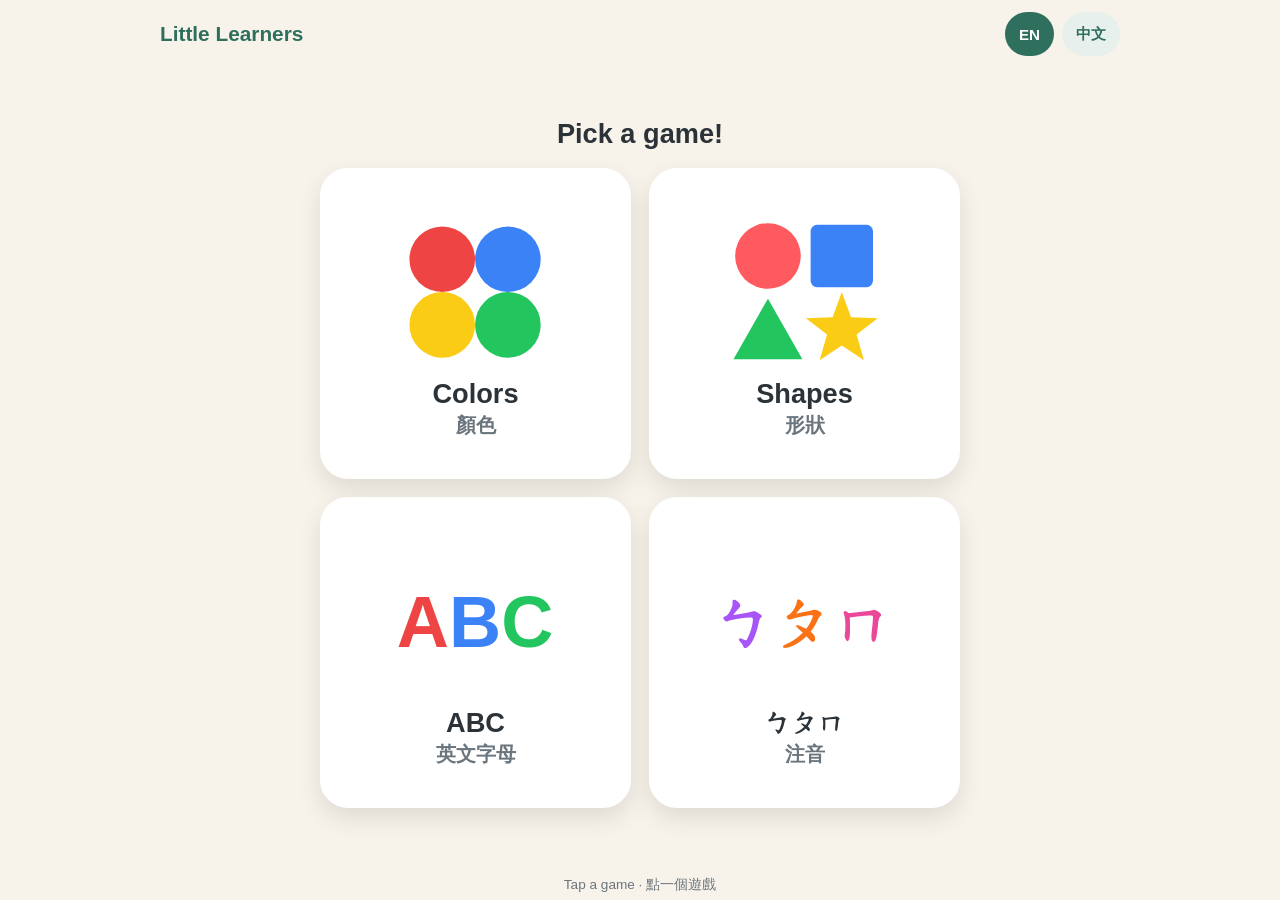
<file: index.html>
<!DOCTYPE html>
<html lang="en" data-root="./">
<head>
  <meta charset="UTF-8" />
  <meta name="viewport" content="width=device-width, initial-scale=1, maximum-scale=1, user-scalable=no, viewport-fit=cover" />
  <meta name="mobile-web-app-capable" content="yes" />
  <meta name="apple-mobile-web-app-capable" content="yes" />
  <meta name="apple-mobile-web-app-status-bar-style" content="default" />
  <meta name="apple-mobile-web-app-title" content="Learn" />
  <meta name="application-name" content="Learn" />
  <meta name="theme-color" content="#f7f3ea" />
  <title>Little Learners</title>
  <link rel="manifest" href="manifest.webmanifest" />
  <link rel="icon" type="image/png" sizes="32x32" href="icons/favicon-32.png" />
  <link rel="apple-touch-icon" sizes="180x180" href="icons/apple-touch-icon.png" />
  <link rel="stylesheet" href="shared/app.css" />
  <style>
    .brand { font-size: 1.3rem; text-align: left; }
    main { gap: 18px; }
    .hello { margin: 0; font-size: clamp(1.2rem, 3.6vw, 1.7rem); font-weight: 700; text-align: center; }
    .tiles {
      display: grid; grid-template-columns: repeat(2, 1fr); gap: 18px;
      width: min(92vw, 640px, calc(100vh - 190px));
      width: min(92vw, 640px, calc(100dvh - 190px));
    }
    @media (orientation: landscape) and (max-height: 560px) {
      .tiles { grid-template-columns: repeat(4, 1fr); width: min(94vw, calc((100dvh - 150px) * 4 + 54px)); }
    }
    .tile {
      position: relative; aspect-ratio: 1; border-radius: 28px;
      border: 4px solid #fff; background: var(--card);
      box-shadow: 0 10px 24px rgba(0,0,0,0.10);
      display: flex; flex-direction: column; align-items: center; justify-content: center; gap: 4px;
      text-decoration: none; color: var(--ink); padding: 10px;
      transition: transform 0.12s ease;
    }
    .tile:active { transform: scale(0.96); }
    .tile svg { width: 58%; height: auto; flex-shrink: 1; min-height: 0; }
    .tile .t1 { font-size: clamp(1.15rem, 3.4vw, 1.7rem); font-weight: 800; line-height: 1.15; }
    .tile .t2 { font-size: clamp(0.95rem, 2.6vw, 1.25rem); font-weight: 600; color: var(--muted); line-height: 1.15; }
  </style>
</head>
<body>
  <header>
    <div class="brand">Little Learners</div>
    <div class="controls">
      <button class="chip active" id="langEN" type="button">EN</button>
      <button class="chip" id="langZH" type="button">中文</button>
    </div>
  </header>

  <main>
    <p class="hello" id="hello">Pick a game!</p>
    <nav class="tiles" aria-label="Games">
      <a class="tile" href="colors/" id="tColors">
        <svg viewBox="0 0 100 100" aria-hidden="true">
          <circle cx="30" cy="30" r="20" fill="#ef4444"/>
          <circle cx="70" cy="30" r="20" fill="#3b82f6"/>
          <circle cx="30" cy="70" r="20" fill="#facc15"/>
          <circle cx="70" cy="70" r="20" fill="#22c55e"/>
        </svg>
        <span class="t1">Colors</span><span class="t2">顏色</span>
      </a>
      <a class="tile" href="shapes/" id="tShapes">
        <svg viewBox="0 0 100 100" aria-hidden="true">
          <circle cx="28" cy="28" r="20" fill="#ff5a5f"/>
          <rect x="54" y="9" width="38" height="38" rx="4" fill="#3b82f6"/>
          <polygon points="28,54 49,91 7,91" fill="#22c55e"/>
          <polygon points="73.0,50.0 78.6,65.3 94.9,65.9 82.0,75.9 86.5,91.6 73.0,82.5 59.5,91.6 64.0,75.9 51.1,65.9 67.4,65.3" fill="#facc15"/>
        </svg>
        <span class="t1">Shapes</span><span class="t2">形狀</span>
      </a>
      <a class="tile" href="abc/" id="tAbc">
        <svg viewBox="0 0 100 100" aria-hidden="true">
          <text x="50" y="66" text-anchor="middle" font-size="44" font-weight="800" font-family="-apple-system, sans-serif">
            <tspan fill="#ef4444">A</tspan><tspan fill="#3b82f6">B</tspan><tspan fill="#22c55e">C</tspan>
          </text>
        </svg>
        <span class="t1">ABC</span><span class="t2">英文字母</span>
      </a>
      <a class="tile" href="bopomofo/" id="tBpmf">
        <svg viewBox="0 0 100 100" aria-hidden="true">
          <text x="50" y="64" text-anchor="middle" font-size="36" font-weight="800" font-family="-apple-system, 'PingFang TC', sans-serif">
            <tspan fill="#a855f7">ㄅ</tspan><tspan fill="#f97316">ㄆ</tspan><tspan fill="#ec4899">ㄇ</tspan>
          </text>
        </svg>
        <span class="t1">ㄅㄆㄇ</span><span class="t2">注音</span>
      </a>
    </nav>
  </main>

  <footer id="foot">Tap a game · 點一個遊戲</footer>

  <script src="shared/app.js"></script>
  <script>
    var NAMES = {
      tColors: { en: "Colors", zh: "顏色" },
      tShapes: { en: "Shapes", zh: "形狀" },
      tAbc: { en: "ABC", zh: "英文字母" },
      tBpmf: { en: "ㄅㄆㄇ", zh: "注音" }
    };
    function paint(lang) {
      document.getElementById("hello").textContent = lang === "en" ? "Pick a game!" : "選一個遊戲！";
      Object.keys(NAMES).forEach(function (id) {
        var el = document.getElementById(id);
        el.querySelector(".t1").textContent = NAMES[id][lang];
        el.querySelector(".t2").textContent = NAMES[id][lang === "en" ? "zh" : "en"];
      });
    }
    LL.bindLangToggle(paint);
    paint(LL.getLang());
  </script>
</body>
</html>
</file>
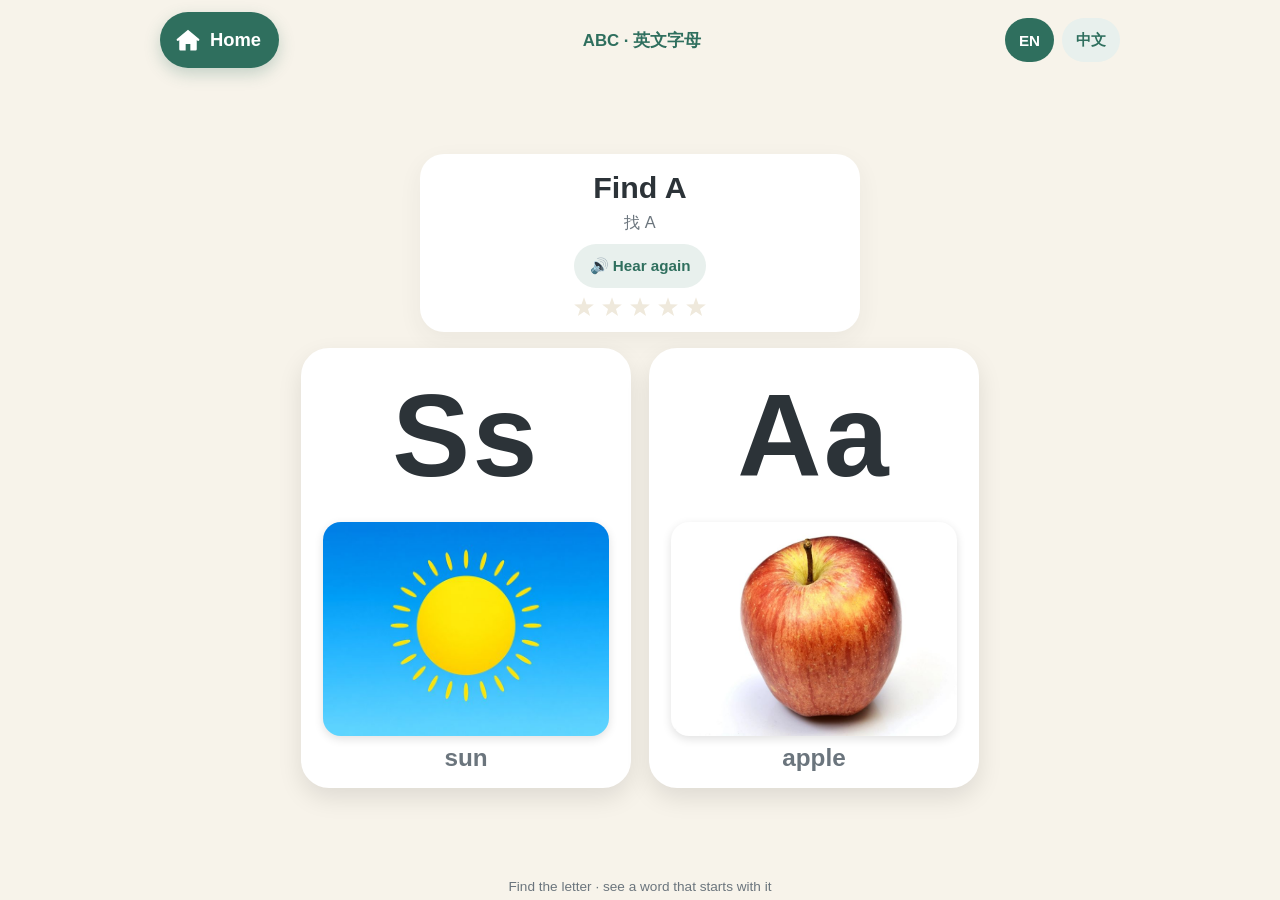
<file: abc/index.html>
<!DOCTYPE html>
<html lang="en" data-root="../">
<head>
  <meta charset="UTF-8" />
  <meta name="viewport" content="width=device-width, initial-scale=1, maximum-scale=1, user-scalable=no, viewport-fit=cover" />
  <meta name="mobile-web-app-capable" content="yes" />
  <meta name="apple-mobile-web-app-capable" content="yes" />
  <meta name="apple-mobile-web-app-status-bar-style" content="default" />
  <meta name="apple-mobile-web-app-title" content="Learn" />
  <meta name="application-name" content="Learn" />
  <meta name="theme-color" content="#f7f3ea" />
  <title>Little Learners · ABC</title>
  <link rel="manifest" href="../manifest.webmanifest" />
  <link rel="icon" type="image/png" sizes="32x32" href="../icons/favicon-32.png" />
  <link rel="apple-touch-icon" sizes="180x180" href="../icons/apple-touch-icon.png" />
  <link rel="stylesheet" href="../shared/app.css" />
  <link rel="stylesheet" href="../shared/letters.css" />
</head>
<body>
  <header>
    <a class="home" href="../" aria-label="Home">
      <svg viewBox="0 0 24 24" aria-hidden="true"><path fill="currentColor" d="M12 3.2 2.5 11.1a1 1 0 0 0 1.3 1.5l.7-.6V20a1 1 0 0 0 1 1h4.5v-5.5h4V21H18.5a1 1 0 0 0 1-1v-8l.7.6a1 1 0 0 0 1.3-1.5Z"/></svg>
      <span id="homeLabel">Home</span>
    </a>
    <div class="brand" id="brand">ABC · 英文字母</div>
    <div class="controls">
      <button class="chip active" id="langEN" type="button">EN</button>
      <button class="chip" id="langZH" type="button">中文</button>
    </div>
  </header>

  <main>
    <div class="prompt">
      <p class="ask" id="ask"></p>
      <p class="sub" id="sub"></p>
      <button class="speak" id="speak" type="button">🔊 Hear again</button>
      <div class="progress" id="progress"></div>
    </div>
    <div class="grid" id="grid" data-n="2"></div>
  </main>

  <footer id="foot"></footer>

  <div class="celebrate" id="celebrate">
    <div class="bubble">
      <div class="pair" id="yayPair"></div>
      <h2 id="yay">Great job!</h2>
      <p id="yaySub"></p>
    </div>
  </div>

  <div class="done" id="done" role="dialog" aria-labelledby="doneTitle">
    <div class="bubble">
      <div class="stars" id="doneStars"></div>
      <h2 id="doneTitle">All done!</h2>
      <p id="doneSub">You found them all!</p>
      <div class="actions">
        <button class="again" id="again" type="button">
          <svg viewBox="0 0 24 24" aria-hidden="true"><path fill="currentColor" d="M12 5V2L7 6l5 4V7a5 5 0 1 1-5 5H5a7 7 0 1 0 7-7Z"/></svg>
          <span id="againLabel">Play again</span>
        </button>
        <a class="gohome" id="doneHome" href="../">
          <svg viewBox="0 0 24 24" aria-hidden="true"><path fill="currentColor" d="M12 3.2 2.5 11.1a1 1 0 0 0 1.3 1.5l.7-.6V20a1 1 0 0 0 1 1h4.5v-5.5h4V21H18.5a1 1 0 0 0 1-1v-8l.7.6a1 1 0 0 0 1.3-1.5Z"/></svg>
          <span id="doneHomeLabel">Home</span>
        </a>
      </div>
    </div>
  </div>

  <script src="../shared/app.js"></script>
  <script src="../shared/letters.js"></script>
  <script>
    // ===================== SETTINGS (see README) =====================
    // false (default): say the letter name, then the word:      "B ... ball"
    // true:            say letter name, its sound twice, word:  "B ... buh, buh, ball"
    // Text-to-speech can garble a lone sound, so check on the iPad before turning this on.
    // For a quick test without editing: open abc/?sounds=1 (or ?sounds=0).
    var USE_LETTER_SOUNDS = false;
    // name:    how the letter name is written for the speech engine
    // phoneme: the letter's sound, written so the voice says it well (only used when sounds are on)
    // usePhoneme (optional): true/false overrides USE_LETTER_SOUNDS for that one letter
    var LETTERS = [
      { id: "a", big: "Aa", name: "A", phoneme: "aah", word: "apple", img: "images/apple.jpg", alt: "red apple" },
      { id: "b", big: "Bb", name: "B", phoneme: "buh", word: "ball",  img: "images/ball.jpg",  alt: "soccer ball" },
      { id: "m", big: "Mm", name: "M", phoneme: "mmm", word: "moon",  img: "images/moon.jpg",  alt: "full moon" },
      { id: "s", big: "Ss", name: "S", phoneme: "sss", word: "sun",   img: "../colors/images/sun.jpg", alt: "yellow sun" },
      { id: "p", big: "Pp", name: "P", phoneme: "puh", word: "pig",   img: "images/pig.jpg",   alt: "pig" },
      { id: "d", big: "Dd", name: "D", phoneme: "duh", word: "dog",   img: "images/dog.jpg",   alt: "puppy" },
    ];
    // ==================================================================
    var q = new URLSearchParams(location.search).get("sounds");
    if (q === "1" || q === "0") USE_LETTER_SOUNDS = q === "1";

    function useSound(l) { return !!((typeof l.usePhoneme === "boolean" ? l.usePhoneme : USE_LETTER_SOUNDS) && l.phoneme); }
    function spokenAs(l, snd) {
      return snd ? l.name + " ... " + l.phoneme + ", " + l.phoneme + ", " + l.word
                 : l.name + " ... " + l.word;
    }
    function spoken(l) { return spokenAs(l, useSound(l)); }
    // Clip keys (audio/en/...): abc-<id> = "B ... ball", abc-<id>-snd = "B ... buh, buh, ball",
    // plus "-yes" versions for the praise, and all-done.
    function keyOf(l) { return "abc-" + l.id + (useSound(l) ? "-snd" : ""); }
    LL.definePhrases(function () {
      var out = [{ key: "all-done", lang: "en", text: DONE_SAY }];
      LETTERS.forEach(function (l) {
        [false, true].forEach(function (snd) {
          if (snd && !l.phoneme) return;
          var k = "abc-" + l.id + (snd ? "-snd" : "");
          out.push({ key: k, lang: "en", text: spokenAs(l, snd) });
          out.push({ key: k + "-yes", lang: "en", text: "Yes! " + spokenAs(l, snd) });
        });
      });
      return out;
    });
    var DONE_SAY = "All done! Great job!";
    window.ABC_SPOKEN = spoken; // used by the tests

    LL.letterGame({
      items: LETTERS,
      speechLang: "en",              // ABC speech is always English
      brand: { en: "ABC · 英文字母", zh: "英文字母 · ABC" },
      foot: { en: "Find the letter · see a word that starts with it", zh: "找字母 · 看看用它開頭的東西" },
      ask: function (l, ui) {
        var U = l.big.charAt(0);
        return ui === "en" ? { ask: "Find " + U, sub: "找 " + U } : { ask: "找 " + U, sub: "Find " + U };
      },
      say: spoken,
      sayKey: keyOf,
      praise: function (l) { return "Yes! " + spoken(l); },
      praiseKey: function (l) { return keyOf(l) + "-yes"; },
      line: function (l) { return l.big + " · " + l.word; },
      doneSay: DONE_SAY,
    });
  </script>
</body>
</html>
</file>
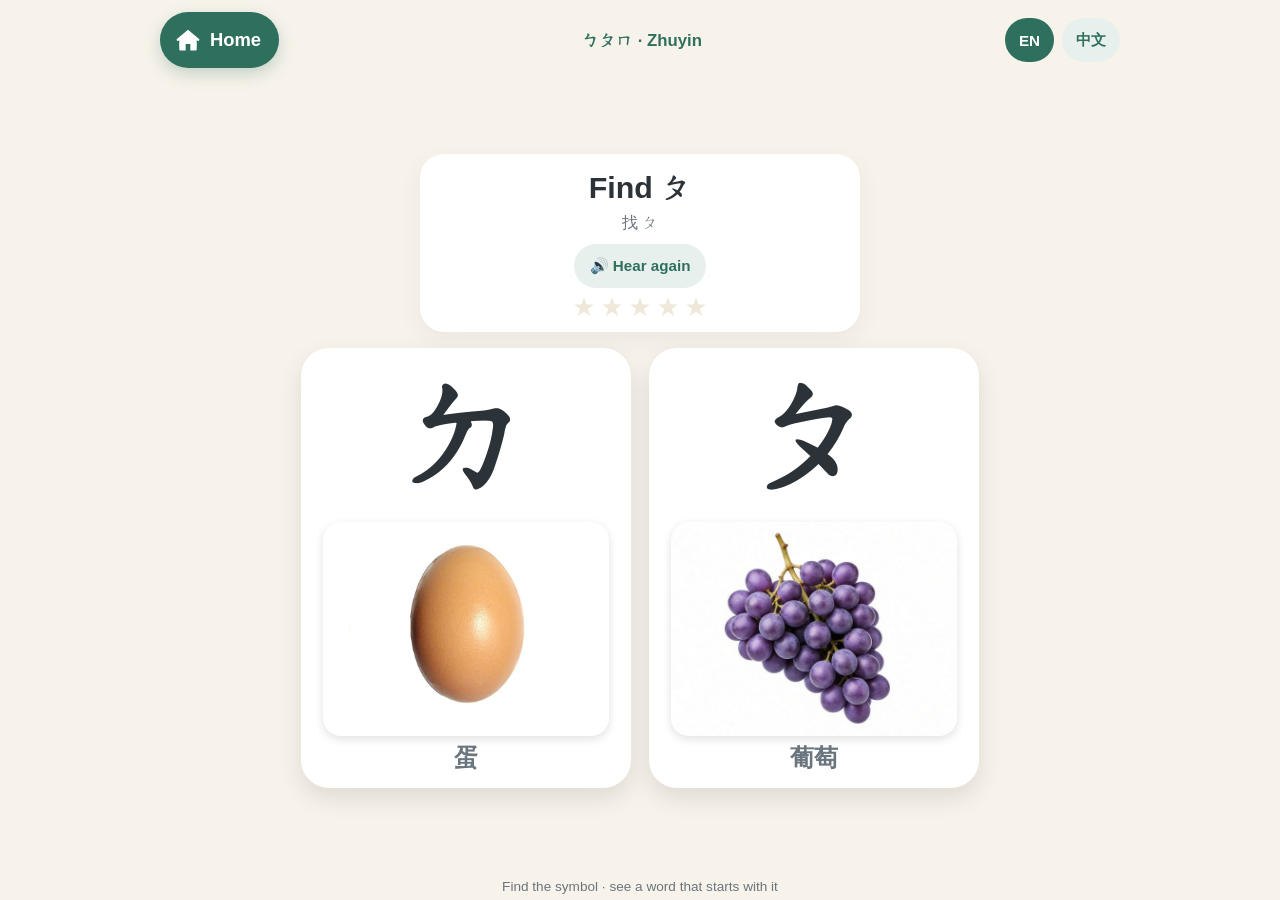
<file: bopomofo/index.html>
<!DOCTYPE html>
<html lang="en" data-root="../">
<head>
  <meta charset="UTF-8" />
  <meta name="viewport" content="width=device-width, initial-scale=1, maximum-scale=1, user-scalable=no, viewport-fit=cover" />
  <meta name="mobile-web-app-capable" content="yes" />
  <meta name="apple-mobile-web-app-capable" content="yes" />
  <meta name="apple-mobile-web-app-status-bar-style" content="default" />
  <meta name="apple-mobile-web-app-title" content="Learn" />
  <meta name="application-name" content="Learn" />
  <meta name="theme-color" content="#f7f3ea" />
  <title>Little Learners · ㄅㄆㄇ</title>
  <link rel="manifest" href="../manifest.webmanifest" />
  <link rel="icon" type="image/png" sizes="32x32" href="../icons/favicon-32.png" />
  <link rel="apple-touch-icon" sizes="180x180" href="../icons/apple-touch-icon.png" />
  <link rel="stylesheet" href="../shared/app.css" />
  <link rel="stylesheet" href="../shared/letters.css" />
</head>
<body>
  <header>
    <a class="home" href="../" aria-label="Home">
      <svg viewBox="0 0 24 24" aria-hidden="true"><path fill="currentColor" d="M12 3.2 2.5 11.1a1 1 0 0 0 1.3 1.5l.7-.6V20a1 1 0 0 0 1 1h4.5v-5.5h4V21H18.5a1 1 0 0 0 1-1v-8l.7.6a1 1 0 0 0 1.3-1.5Z"/></svg>
      <span id="homeLabel">Home</span>
    </a>
    <div class="brand" id="brand">ㄅㄆㄇ · 注音</div>
    <div class="controls">
      <button class="chip active" id="langEN" type="button">EN</button>
      <button class="chip" id="langZH" type="button">中文</button>
    </div>
  </header>

  <main>
    <div class="prompt">
      <p class="ask" id="ask"></p>
      <p class="sub" id="sub"></p>
      <button class="speak" id="speak" type="button">🔊 Hear again</button>
      <div class="progress" id="progress"></div>
    </div>
    <div class="grid" id="grid" data-n="2"></div>
  </main>

  <footer id="foot"></footer>

  <div class="celebrate" id="celebrate">
    <div class="bubble">
      <div class="pair" id="yayPair"></div>
      <h2 id="yay">Great job!</h2>
      <p id="yaySub"></p>
    </div>
  </div>

  <div class="done" id="done" role="dialog" aria-labelledby="doneTitle">
    <div class="bubble">
      <div class="stars" id="doneStars"></div>
      <h2 id="doneTitle">All done!</h2>
      <p id="doneSub">You found them all!</p>
      <div class="actions">
        <button class="again" id="again" type="button">
          <svg viewBox="0 0 24 24" aria-hidden="true"><path fill="currentColor" d="M12 5V2L7 6l5 4V7a5 5 0 1 1-5 5H5a7 7 0 1 0 7-7Z"/></svg>
          <span id="againLabel">Play again</span>
        </button>
        <a class="gohome" id="doneHome" href="../">
          <svg viewBox="0 0 24 24" aria-hidden="true"><path fill="currentColor" d="M12 3.2 2.5 11.1a1 1 0 0 0 1.3 1.5l.7-.6V20a1 1 0 0 0 1 1h4.5v-5.5h4V21H18.5a1 1 0 0 0 1-1v-8l.7.6a1 1 0 0 0 1.3-1.5Z"/></svg>
          <span id="doneHomeLabel">Home</span>
        </a>
      </div>
    </div>
  </div>

  <script src="../shared/app.js"></script>
  <script src="../shared/letters.js"></script>
  <script>
    // ===================== SETTINGS (see README) =====================
    // true (default): say the symbol, then the word:  "ㄅ，杯子"
    // false:          say only the word (each symbol's "fallback"):  "杯子"
    // Check on the iPad that the zh-TW voice reads the lone symbol correctly; if it doesn't,
    // set this to false. For a quick test without editing: open bopomofo/?symbol=0 (or ?symbol=1).
    var SPEAK_SYMBOL = true;
    // fallback: what to say instead when the symbol is not spoken (just the word, never a
    //           syllable like 玻 for ㄅ).
    // speakSymbol (optional): true/false overrides SPEAK_SYMBOL for that one symbol, e.g. if
    //           only ㄈ is misread, give ㄈ speakSymbol: false.
    var SYMBOLS = [
      { id: "b", big: "ㄅ", word: "杯子", fallback: "杯子", en: "cup",      img: "images/cup.jpg",      alt: "red cup" },
      { id: "p", big: "ㄆ", word: "葡萄", fallback: "葡萄", en: "grapes",   img: "../colors/images/grapes.jpg", alt: "purple grapes" },
      { id: "m", big: "ㄇ", word: "貓",   fallback: "貓",   en: "cat",      img: "images/cat.jpg",      alt: "cat" },
      { id: "f", big: "ㄈ", word: "飛機", fallback: "飛機", en: "airplane", img: "images/airplane.jpg", alt: "airplane" },
      { id: "d", big: "ㄉ", word: "蛋",   fallback: "蛋",   en: "egg",      img: "images/egg.jpg",      alt: "egg" },
      { id: "t", big: "ㄊ", word: "兔子", fallback: "兔子", en: "rabbit",   img: "images/rabbit.jpg",   alt: "rabbit" },
    ];
    // ==================================================================
    var q = new URLSearchParams(location.search).get("symbol");
    if (q === "1" || q === "0") SPEAK_SYMBOL = q === "1";

    function useSymbol(s) { return typeof s.speakSymbol === "boolean" ? s.speakSymbol : SPEAK_SYMBOL; }
    function spokenAs(s, sym) { return sym ? s.big + "，" + s.word : s.fallback; }
    function spoken(s) { return spokenAs(s, useSymbol(s)); }
    // Clip keys (audio/zh/...): zy-<id> = "ㄅ，杯子", zy-<id>-word = "杯子",
    // plus "-yes" versions for the praise, and all-done.
    function keyOf(s) { return "zy-" + s.id + (useSymbol(s) ? "" : "-word"); }
    var DONE_SAY = "全部完成！好棒！";
    LL.definePhrases(function () {
      var out = [{ key: "all-done", lang: "zh", text: DONE_SAY }];
      SYMBOLS.forEach(function (s) {
        [true, false].forEach(function (sym) {
          var k = "zy-" + s.id + (sym ? "" : "-word");
          out.push({ key: k, lang: "zh", text: spokenAs(s, sym) });
          out.push({ key: k + "-yes", lang: "zh", text: "對了！" + spokenAs(s, sym) });
        });
      });
      return out;
    });
    window.BPMF_SPOKEN = spoken; // used by the tests

    LL.letterGame({
      items: SYMBOLS,
      speechLang: "zh",              // 注音 speech is always zh-TW
      symClass: "zy",
      brand: { en: "ㄅㄆㄇ · Zhuyin", zh: "ㄅㄆㄇ · 注音" },
      foot: { en: "Find the symbol · see a word that starts with it", zh: "找注音 · 看看用它開頭的東西" },
      ask: function (s, ui) {
        return ui === "en" ? { ask: "Find " + s.big, sub: "找 " + s.big } : { ask: "找 " + s.big, sub: "Find " + s.big };
      },
      say: spoken,
      sayKey: keyOf,
      praise: function (s) { return "對了！" + spoken(s); },
      praiseKey: function (s) { return keyOf(s) + "-yes"; },
      line: function (s) { return s.big + " · " + s.word + " · " + s.en; },
      doneSay: DONE_SAY,
    });
  </script>
</body>
</html>
</file>
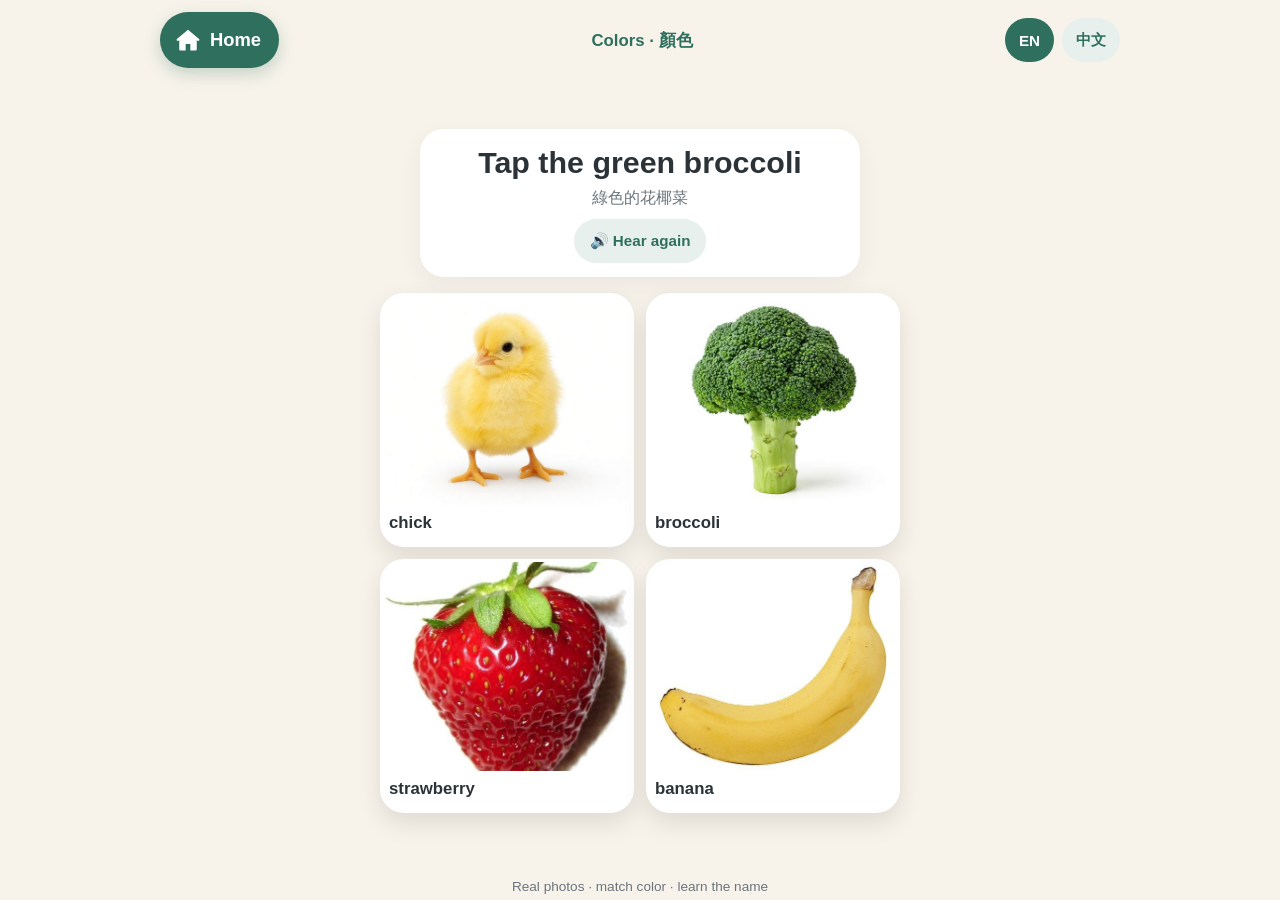
<file: colors/index.html>
<!DOCTYPE html>
<html lang="en" data-root="../">
<head>
  <meta charset="UTF-8" />
  <meta name="viewport" content="width=device-width, initial-scale=1, maximum-scale=1, user-scalable=no, viewport-fit=cover" />
  <meta name="mobile-web-app-capable" content="yes" />
  <meta name="apple-mobile-web-app-capable" content="yes" />
  <meta name="apple-mobile-web-app-status-bar-style" content="default" />
  <meta name="apple-mobile-web-app-title" content="Learn" />
  <meta name="application-name" content="Learn" />
  <meta name="theme-color" content="#f7f3ea" />
  <title>Little Learners · Colors</title>
  <link rel="manifest" href="../manifest.webmanifest" />
  <link rel="icon" type="image/png" sizes="32x32" href="../icons/favicon-32.png" />
  <link rel="apple-touch-icon" sizes="180x180" href="../icons/apple-touch-icon.png" />
  <link rel="stylesheet" href="../shared/app.css" />
  <style>
    .grid {
      display: grid; grid-template-columns: repeat(2, 1fr);
      gap: 12px;
      width: min(92vw, 520px, calc(100vh - 300px));
      width: min(92vw, 520px, calc(100dvh - 300px));
    }
    @media (orientation: landscape) and (max-height: 560px) {
      .grid { grid-template-columns: repeat(4, 1fr); width: min(94vw, calc((100dvh - 190px) * 4 + 36px)); }
    }
    .card {
      aspect-ratio: 1; border-radius: 24px;
      border: 3px solid #fff;
      box-shadow: 0 10px 24px rgba(0,0,0,0.1);
      cursor: pointer; transition: transform 0.12s ease;
      display: flex; flex-direction: column;
      overflow: hidden; background: #fff; padding: 0; min-width: 0;
    }
    .card img {
      width: 100%; flex: 1; object-fit: cover; object-position: center;
      background: #eef1f3; min-height: 0; display: block;
    }
    .card .label {
      font-size: clamp(0.85rem, 2.6vw, 1.05rem);
      font-weight: 700; color: var(--ink);
      text-align: center; line-height: 1.2;
      padding: 8px 6px 10px; background: #fff;
    }
  </style>
</head>
<body>
  <header>
    <a class="home" href="../" aria-label="Home">
      <svg viewBox="0 0 24 24" aria-hidden="true"><path fill="currentColor" d="M12 3.2 2.5 11.1a1 1 0 0 0 1.3 1.5l.7-.6V20a1 1 0 0 0 1 1h4.5v-5.5h4V21H18.5a1 1 0 0 0 1-1v-8l.7.6a1 1 0 0 0 1.3-1.5Z"/></svg>
      <span id="homeLabel">Home</span>
    </a>
    <div class="brand" id="brand">Colors · 顏色</div>
    <div class="controls">
      <button class="chip active" id="langEN" type="button">EN</button>
      <button class="chip" id="langZH" type="button">中文</button>
    </div>
  </header>

  <main>
    <div class="prompt">
      <p class="ask" id="ask">Tap the red apple</p>
      <p class="sub" id="sub">紅色的蘋果</p>
      <button class="speak" id="speak" type="button">🔊 Hear again</button>
    </div>
    <div class="grid" id="grid"></div>
  </main>

  <footer>Real photos · match color · learn the name</footer>

  <div class="celebrate" id="celebrate">
    <div class="bubble">
      <h2 id="yay">Great job!</h2>
      <p id="yaySub">red apple · 紅色的蘋果</p>
    </div>
  </div>

  <script src="../shared/app.js"></script>
  <script>
    const ITEMS = [
      { id: "apple", img: "images/apple.jpg", colorEn: "red", colorZh: "紅色", en: "apple", zh: "蘋果" },
      { id: "strawberry", img: "images/strawberry.jpg", colorEn: "red", colorZh: "紅色", en: "strawberry", zh: "草莓" },
      { id: "firetruck", img: "images/firetruck.jpg", colorEn: "red", colorZh: "紅色", en: "fire truck", zh: "消防車" },
      { id: "heart", img: "images/heart.jpg", colorEn: "red", colorZh: "紅色", en: "heart", zh: "愛心" },

      { id: "blueberry", img: "images/blueberry.jpg", colorEn: "blue", colorZh: "藍色", en: "blueberry", zh: "藍莓" },
      { id: "jeans", img: "images/jeans.jpg", colorEn: "blue", colorZh: "藍色", en: "jeans", zh: "牛仔褲" },
      { id: "whale", img: "images/whale.jpg", colorEn: "blue", colorZh: "藍色", en: "whale", zh: "鯨魚" },
      { id: "umbrella", img: "images/umbrella.jpg", colorEn: "blue", colorZh: "藍色", en: "umbrella", zh: "雨傘" },

      { id: "banana", img: "images/banana.jpg", colorEn: "yellow", colorZh: "黃色", en: "banana", zh: "香蕉" },
      { id: "sun", img: "images/sun.jpg", colorEn: "yellow", colorZh: "黃色", en: "sun", zh: "太陽" },
      { id: "chick", img: "images/chick.jpg", colorEn: "yellow", colorZh: "黃色", en: "chick", zh: "小雞" },
      { id: "taxi", img: "images/taxi.jpg", colorEn: "yellow", colorZh: "黃色", en: "taxi", zh: "計程車" },

      { id: "broccoli", img: "images/broccoli.jpg", colorEn: "green", colorZh: "綠色", en: "broccoli", zh: "花椰菜" },
      { id: "frog", img: "images/frog.jpg", colorEn: "green", colorZh: "綠色", en: "frog", zh: "青蛙" },
      { id: "leaf", img: "images/leaf.jpg", colorEn: "green", colorZh: "綠色", en: "leaf", zh: "葉子" },
      { id: "pear", img: "images/pear.jpg", colorEn: "green", colorZh: "綠色", en: "pear", zh: "梨子" },

      { id: "orange", img: "images/orange.jpg", colorEn: "orange", colorZh: "橘色", en: "orange", zh: "橘子" },
      { id: "carrot", img: "images/carrot.jpg", colorEn: "orange", colorZh: "橘色", en: "carrot", zh: "紅蘿蔔" },
      { id: "pumpkin", img: "images/pumpkin.jpg", colorEn: "orange", colorZh: "橘色", en: "pumpkin", zh: "南瓜" },
      { id: "basketball", img: "images/basketball.jpg", colorEn: "orange", colorZh: "橘色", en: "basketball", zh: "籃球" },

      { id: "grapes", img: "images/grapes.jpg", colorEn: "purple", colorZh: "紫色", en: "grapes", zh: "葡萄" },
      { id: "eggplant", img: "images/eggplant.jpg", colorEn: "purple", colorZh: "紫色", en: "eggplant", zh: "茄子" },
      { id: "flower", img: "images/flower.jpg", colorEn: "purple", colorZh: "紫色", en: "flower", zh: "花" },
    ];

    let lang = LL.getLang();
    let target = null;
    let locked = false;
    let round = 0;

    const askEl = document.getElementById("ask");
    const subEl = document.getElementById("sub");
    const grid = document.getElementById("grid");
    const celebrate = document.getElementById("celebrate");
    const yay = document.getElementById("yay");
    const yaySub = document.getElementById("yaySub");

    function phrase(item, L) {
      L = L || lang;
      if (L === "en") {
        return {
          ask: "Tap the " + item.colorEn + " " + item.en,
          sub: item.colorZh + "的" + item.zh,
          speak: "Tap the " + item.colorEn + " " + item.en,
          win: "Yes! " + item.colorEn + " " + item.en,
          winLine: item.colorEn + " " + item.en + " · " + item.colorZh + "的" + item.zh,
        };
      }
      return {
        ask: "點" + item.colorZh + "的" + item.zh,
        sub: item.colorEn + " " + item.en,
        speak: "點" + item.colorZh + "的" + item.zh,
        win: "對了！" + item.colorZh + "的" + item.zh,
        winLine: item.colorZh + "的" + item.zh + " · " + item.colorEn + " " + item.en,
      };
    }
    // Clip keys: audio/<lang>/colors-<id>-tap.mp3 and colors-<id>-yes.mp3
    LL.definePhrases(() => {
      const out = [];
      for (const L of ["en", "zh"]) for (const it of ITEMS) {
        const p = phrase(it, L);
        out.push({ key: "colors-" + it.id + "-tap", lang: L, text: p.speak });
        out.push({ key: "colors-" + it.id + "-yes", lang: L, text: p.win });
      }
      return out;
    });

    function speakPrompt() {
      if (!target) return;
      LL.say("colors-" + target.id + "-tap", phrase(target).speak, lang);
    }

    function updatePrompt() {
      if (!target) return;
      const p = phrase(target);
      askEl.textContent = p.ask;
      subEl.textContent = p.sub;
      document.getElementById("speak").textContent = lang === "en" ? "🔊 Hear again" : "🔊 再說一次";
      document.getElementById("homeLabel").textContent = lang === "en" ? "Home" : "首頁";
      document.getElementById("brand").textContent = lang === "en" ? "Colors · 顏色" : "顏色 · Colors";
      yay.textContent = lang === "en" ? "Great job!" : "好棒！";
    }

    function newRound() {
      round++;
      locked = false;
      celebrate.classList.remove("show");
      let next;
      do { next = ITEMS[Math.floor(Math.random() * ITEMS.length)]; } while (target && next.id === target.id);
      target = next;

      const others = LL.shuffle(ITEMS.filter(i => i.id !== target.id));
      const differentColor = others.filter(i => i.colorEn !== target.colorEn);
      const sameColor = others.filter(i => i.colorEn === target.colorEn);
      const picks = [...differentColor.slice(0, 3)];
      while (picks.length < 3 && sameColor.length) picks.push(sameColor.shift());

      const choices = LL.shuffle([target, ...picks.slice(0, 3)]);
      grid.innerHTML = "";
      choices.forEach(item => {
        const b = document.createElement("button");
        b.className = "card";
        b.type = "button";
        b.setAttribute("aria-label", lang === "en" ? item.en : item.zh);
        b.innerHTML =
          '<img src="' + item.img + '" alt="' + item.en + '" draggable="false" />' +
          '<div class="label">' + (lang === "en" ? item.en : item.zh) + "</div>";
        b.addEventListener("click", () => onPick(item, b));
        grid.appendChild(b);
      });
      updatePrompt();
      const r = round;
      setTimeout(() => { if (r === round && !locked) speakPrompt(); }, 280); // not if already tapped
    }

    function onPick(item, el) {
      if (locked) return;
      if (item.id === target.id) {
        locked = true;
        el.classList.add("correct");
        const p = phrase(target);
        yaySub.textContent = p.winLine;
        celebrate.classList.add("show");
        const r = round;
        LL.afterPraise("colors-" + target.id + "-yes", p.win, lang, () => { if (r === round) newRound(); }, 1300);
      } else {
        el.classList.add("wrong");
        setTimeout(() => el.classList.remove("wrong"), 350);
      }
    }

    LL.bindLangToggle(l => { lang = l; if (target) newRound(); });
    document.getElementById("speak").addEventListener("click", speakPrompt);

    newRound();
  </script>
</body>
</html>
</file>
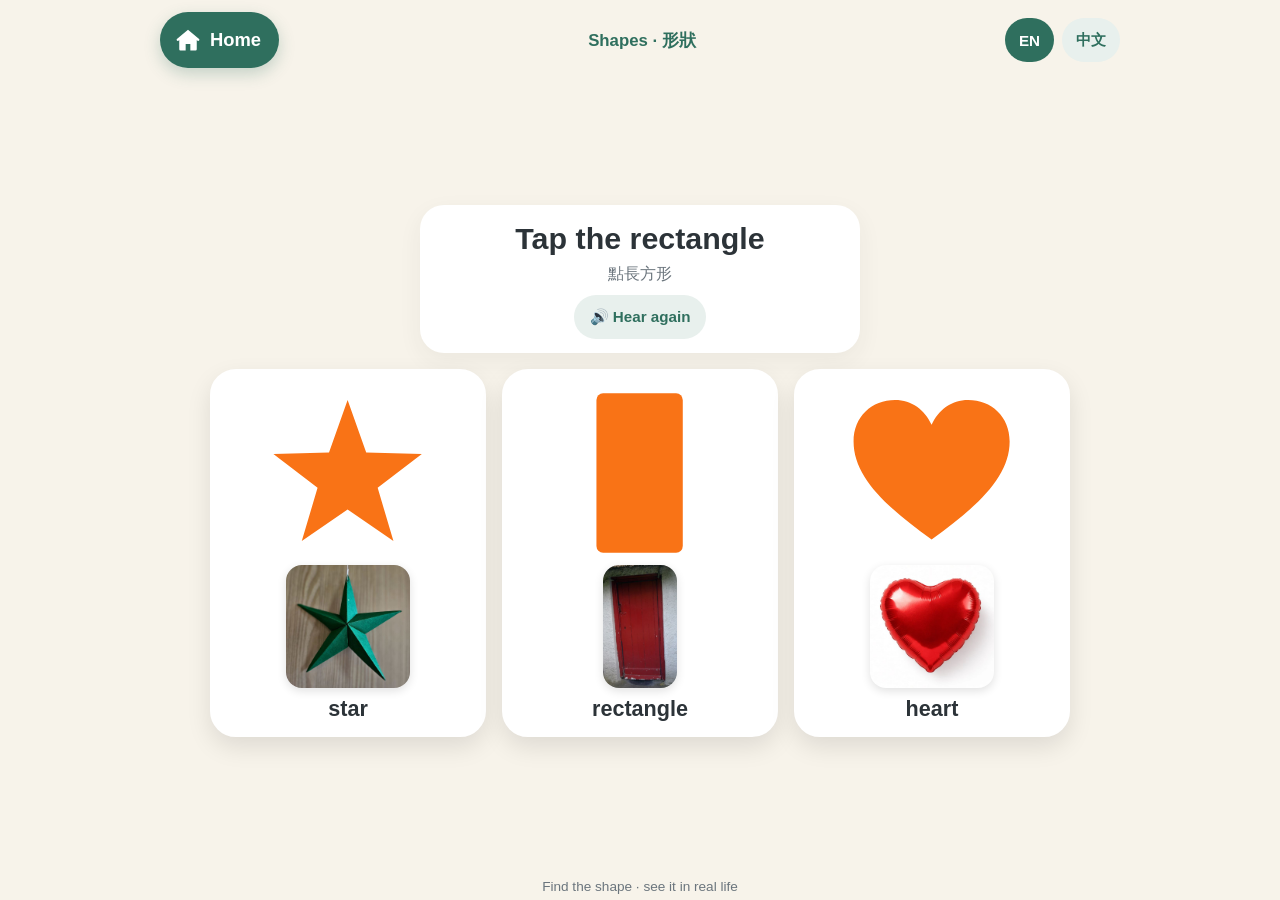
<file: shapes/index.html>
<!DOCTYPE html>
<html lang="en" data-root="../">
<head>
  <meta charset="UTF-8" />
  <meta name="viewport" content="width=device-width, initial-scale=1, maximum-scale=1, user-scalable=no, viewport-fit=cover" />
  <meta name="mobile-web-app-capable" content="yes" />
  <meta name="apple-mobile-web-app-capable" content="yes" />
  <meta name="apple-mobile-web-app-status-bar-style" content="default" />
  <meta name="apple-mobile-web-app-title" content="Learn" />
  <meta name="application-name" content="Learn" />
  <meta name="theme-color" content="#f7f3ea" />
  <title>Little Learners · Shapes</title>
  <link rel="manifest" href="../manifest.webmanifest" />
  <link rel="icon" type="image/png" sizes="32x32" href="../icons/favicon-32.png" />
  <link rel="apple-touch-icon" sizes="180x180" href="../icons/apple-touch-icon.png" />
  <link rel="stylesheet" href="../shared/app.css" />
  <style>
    /* 3 cards in a row; card is 3:4, sized so the whole row fits the screen height. */
    .grid {
      display: grid; grid-template-columns: repeat(3, 1fr); gap: 16px;
      width: min(94vw, 860px, calc((100vh - 290px) * 2.25 + 32px));
      width: min(94vw, 860px, calc((100dvh - 290px) * 2.25 + 32px));
    }
    .card {
      aspect-ratio: 3 / 4; border-radius: 26px;
      border: 3px solid #fff; background: #fff; padding: 0; min-width: 0;
      box-shadow: 0 10px 24px rgba(0,0,0,0.1);
      cursor: pointer; transition: transform 0.12s ease;
      display: flex; flex-direction: column; align-items: center;
      overflow: hidden;
    }
    .card .shape {
      flex: 1 1 auto; min-height: 0; width: 100%;
      display: flex; align-items: center; justify-content: center;
      padding: 7% 12% 3%;
    }
    .card .shape svg { width: 100%; height: 100%; display: block; }
    .card .photo {
      height: 34%; width: 100%; flex-shrink: 0;
      display: flex; align-items: center; justify-content: center;
    }
    .card .photo img {
      height: 100%; max-width: 70%; object-fit: cover; display: block;
      border-radius: 16px; background: #eef1f3;
      box-shadow: 0 3px 10px rgba(0,0,0,0.12);
    }
    @media (orientation: portrait) {
      .card { aspect-ratio: 5 / 8; }
      .card .photo { height: 40%; }
      .grid {
        width: min(94vw, 860px, calc((100vh - 290px) * 1.875 + 32px));
        width: min(94vw, 860px, calc((100dvh - 290px) * 1.875 + 32px));
      }
    }
    .card .label {
      font-size: clamp(1rem, 2.8vw, 1.35rem);
      font-weight: 800; color: var(--ink);
      text-align: center; line-height: 1.2;
      padding: 8px 6px 12px; flex-shrink: 0;
    }
    .celebrate .pair { display: flex; align-items: center; justify-content: center; gap: 14px; margin-bottom: 12px; }
    .celebrate .pair svg { width: 86px; height: 86px; }
    .celebrate .pair img { height: 86px; max-width: 120px; object-fit: cover; border-radius: 14px; }
  </style>
</head>
<body>
  <header>
    <a class="home" href="../" aria-label="Home">
      <svg viewBox="0 0 24 24" aria-hidden="true"><path fill="currentColor" d="M12 3.2 2.5 11.1a1 1 0 0 0 1.3 1.5l.7-.6V20a1 1 0 0 0 1 1h4.5v-5.5h4V21H18.5a1 1 0 0 0 1-1v-8l.7.6a1 1 0 0 0 1.3-1.5Z"/></svg>
      <span id="homeLabel">Home</span>
    </a>
    <div class="brand" id="brand">Shapes · 形狀</div>
    <div class="controls">
      <button class="chip active" id="langEN" type="button">EN</button>
      <button class="chip" id="langZH" type="button">中文</button>
    </div>
  </header>

  <main>
    <div class="prompt">
      <p class="ask" id="ask">Tap the circle</p>
      <p class="sub" id="sub">點圓形</p>
      <button class="speak" id="speak" type="button">🔊 Hear again</button>
    </div>
    <div class="grid" id="grid"></div>
  </main>

  <footer>Find the shape · see it in real life</footer>

  <div class="celebrate" id="celebrate">
    <div class="bubble">
      <div class="pair" id="yayPair"></div>
      <h2 id="yay">Great job!</h2>
      <p id="yaySub">circle, like a clock · 圓形，像時鐘一樣</p>
    </div>
  </div>

  <script src="../shared/app.js"></script>
  <script>
    // Solid shapes, drawn in a 100x100 box.
    const SVG = {
      circle: '<circle cx="50" cy="50" r="45"/>',
      square: '<rect x="8" y="8" width="84" height="84" rx="5"/>',
      triangle: '<polygon points="50,7 96,90 4,90" stroke-linejoin="round"/>',
      rectangle: '<rect x="24" y="2" width="52" height="96" rx="4"/>',
      star: '<polygon points="50.0,6.0 61.2,37.6 94.7,38.5 68.1,58.9 77.6,91.0 50.0,72.0 22.4,91.0 31.9,58.9 5.3,38.5 38.8,37.6"/>',
      heart: '<path d="M50 90 C 22 70 3 52 3 31 C 3 16 14 6 28 6 C 38 6 46 12 50 21 C 54 12 62 6 72 6 C 86 6 97 16 97 31 C 97 52 78 70 50 90 Z"/>',
    };

const SHAPES = [
      { id: "circle",    en: "circle",    zh: "圓形",   img: "images/clock.jpg",      objEn: "a clock",               objZh: "時鐘一樣",   alt: "clock" },
      { id: "square",    en: "square",    zh: "正方形", img: "images/cracker.jpg",    objEn: "a cracker",             objZh: "餅乾一樣",   alt: "square cracker" },
      { id: "triangle",  en: "triangle",  zh: "三角形", img: "images/watermelon.jpg", objEn: "a slice of watermelon", objZh: "一片西瓜",   alt: "slice of watermelon" },
      { id: "rectangle", en: "rectangle", zh: "長方形", img: "images/door.jpg",       objEn: "a door",                objZh: "門一樣",     alt: "door" },
      { id: "star",      en: "star",      zh: "星形",   img: "images/star.jpg",       objEn: "a paper star",          objZh: "紙星星一樣", alt: "paper star" },
      { id: "heart",     en: "heart",     zh: "愛心",   img: "images/heart.jpg",      objEn: "a heart balloon",       objZh: "愛心氣球",   alt: "heart balloon" },
    ];
    // Color is not a cue: every round uses ONE bright color for all shapes (and the celebration),
    // picked at random and never the same as the round before.
    const PALETTE = [
      { id: "red",    hex: "#ef4444" },
      { id: "blue",   hex: "#3b82f6" },
      { id: "yellow", hex: "#f5b800" },
      { id: "green",  hex: "#22c55e" },
      { id: "orange", hex: "#f97316" },
      { id: "purple", hex: "#a855f7" },
    ];
    let roundColor = null;
    function pickColor() {
      const options = PALETTE.filter(c => !roundColor || c.id !== roundColor.id);
      roundColor = options[Math.floor(Math.random() * options.length)];
      grid.dataset.color = roundColor.id;
    }

    function shapeSVG(s) {
      return '<svg viewBox="0 0 100 100" aria-hidden="true" fill="' + roundColor.hex + '">' + SVG[s.id] + "</svg>";
    }
    const cap = w => w.charAt(0).toUpperCase() + w.slice(1);

    let lang = LL.getLang();
    let target = null;
    let locked = false;
    let round = 0;

    const askEl = document.getElementById("ask");
    const subEl = document.getElementById("sub");
    const grid = document.getElementById("grid");
    const celebrate = document.getElementById("celebrate");
    const yay = document.getElementById("yay");
    const yaySub = document.getElementById("yaySub");
    const yayPair = document.getElementById("yayPair");

    function phrase(s, L) {
      L = L || lang;
      const enLike = cap(s.en) + ", like " + s.objEn;
      const zhLike = s.zh + "，像" + s.objZh;
      if (L === "en") {
        return { ask: "Tap the " + s.en, sub: "點" + s.zh, speak: "Tap the " + s.en,
                 win: "Yes! " + enLike, winLine: enLike + " · " + zhLike };
      }
      return { ask: "點" + s.zh, sub: "Tap the " + s.en, speak: "點" + s.zh,
               win: "對了！" + zhLike, winLine: zhLike + " · " + enLike };
    }

    // Clip keys: audio/<lang>/shapes-<id>-tap.mp3 and shapes-<id>-yes.mp3
    LL.definePhrases(() => {
      const out = [];
      for (const L of ["en", "zh"]) for (const s of SHAPES) {
        const p = phrase(s, L);
        out.push({ key: "shapes-" + s.id + "-tap", lang: L, text: p.speak });
        out.push({ key: "shapes-" + s.id + "-yes", lang: L, text: p.win });
      }
      return out;
    });
    function speakPrompt() { if (target) LL.say("shapes-" + target.id + "-tap", phrase(target).speak, lang); }

    function updatePrompt() {
      if (!target) return;
      const p = phrase(target);
      askEl.textContent = p.ask;
      subEl.textContent = p.sub;
      document.getElementById("speak").textContent = lang === "en" ? "🔊 Hear again" : "🔊 再說一次";
      document.getElementById("homeLabel").textContent = lang === "en" ? "Home" : "首頁";
      document.getElementById("brand").textContent = lang === "en" ? "Shapes · 形狀" : "形狀 · Shapes";
      yay.textContent = lang === "en" ? "Great job!" : "好棒！";
    }

    function newRound() {
      round++;
      locked = false;
      celebrate.classList.remove("show");
      let next;
      do { next = SHAPES[Math.floor(Math.random() * SHAPES.length)]; } while (target && next.id === target.id);
      target = next;
      pickColor();

      const others = LL.shuffle(SHAPES.filter(s => s.id !== target.id)).slice(0, 2);
      const choices = LL.shuffle([target, ...others]);
      grid.innerHTML = "";
      choices.forEach(s => {
        const b = document.createElement("button");
        b.className = "card";
        b.type = "button";
        b.setAttribute("aria-label", lang === "en" ? s.en : s.zh);
        b.innerHTML =
          '<div class="shape">' + shapeSVG(s) + "</div>" +
          '<div class="photo"><img src="' + s.img + '" alt="' + s.alt + '" draggable="false" /></div>' +
          '<div class="label">' + (lang === "en" ? s.en : s.zh) + "</div>";
        b.addEventListener("click", () => onPick(s, b));
        grid.appendChild(b);
      });
      updatePrompt();
      const r = round;
      setTimeout(() => { if (r === round && !locked) speakPrompt(); }, 280); // not if already tapped
    }

    function onPick(s, el) {
      if (locked) return;
      if (s.id === target.id) {
        locked = true;
        el.classList.add("correct");
        const p = phrase(target);
        yayPair.innerHTML = shapeSVG(target) + '<img src="' + target.img + '" alt="" />';
        yaySub.textContent = p.winLine;
        celebrate.classList.add("show");
        const r = round;
        LL.afterPraise("shapes-" + target.id + "-yes", p.win, lang, () => { if (r === round) newRound(); }, 1500);
      } else {
        el.classList.add("wrong");
        setTimeout(() => el.classList.remove("wrong"), 350);
      }
    }

    LL.bindLangToggle(l => { lang = l; if (target) newRound(); });
    document.getElementById("speak").addEventListener("click", speakPrompt);

    newRound();
  </script>
</body>
</html>
</file>
<file: shared/app.css>
/* Little Learners: shared look & feel (from the original Colors game) */
:root {
  --bg: #f7f3ea;
  --ink: #2c3338;
  --muted: #6b757d;
  --card: #ffffff;
  --accent: #2f6f5e;
  --soft: #e8f0ed;
}
* { box-sizing: border-box; -webkit-tap-highlight-color: transparent; }
html, body {
  margin: 0; height: 100%;
  font-family: -apple-system, BlinkMacSystemFont, "Segoe UI", "PingFang TC", "Noto Sans TC", sans-serif;
  background: var(--bg); color: var(--ink);
  overflow: hidden;
  user-select: none; -webkit-user-select: none;
  -webkit-touch-callout: none;
  touch-action: manipulation;
  overscroll-behavior: none;
}
body {
  display: flex; flex-direction: column;
  height: 100vh; height: 100dvh;
  padding: env(safe-area-inset-top) max(16px, env(safe-area-inset-right)) env(safe-area-inset-bottom) max(16px, env(safe-area-inset-left));
  max-width: 1000px; margin: 0 auto;
}
header {
  display: flex; align-items: center; justify-content: space-between; gap: 10px;
  padding: 12px 4px 8px; flex-shrink: 0;
}
.brand { font-weight: 700; font-size: 1.05rem; color: var(--accent); text-align: center; flex: 1; }
.controls { display: flex; gap: 8px; }
button { font-family: inherit; cursor: pointer; }
button.chip {
  border: none; border-radius: 999px; padding: 10px 14px; min-height: 44px;
  background: var(--soft); color: var(--accent); font-weight: 600; font-size: 0.95rem;
}
button.chip.active { background: var(--accent); color: #fff; }
a.home {
  display: inline-flex; align-items: center; gap: 8px;
  min-height: 56px; min-width: 56px; padding: 8px 18px 8px 14px;
  border-radius: 999px; background: var(--accent); color: #fff;
  font-weight: 700; font-size: 1.15rem; text-decoration: none;
  box-shadow: 0 6px 16px rgba(47,111,94,0.25);
}
a.home:active { transform: scale(0.96); }
a.home svg { width: 28px; height: 28px; }
main {
  flex: 1; display: flex; flex-direction: column; align-items: center; justify-content: center;
  gap: 16px; padding-bottom: 8px; min-height: 0;
}
.prompt {
  text-align: center; background: var(--card);
  border-radius: 24px; padding: 14px 22px;
  box-shadow: 0 8px 24px rgba(44,51,56,0.06);
  min-width: min(90vw, 440px);
  flex-shrink: 0;
}
.prompt .ask { font-size: clamp(1.25rem, 4.2vw, 1.9rem); font-weight: 700; margin: 0; line-height: 1.25; }
.prompt .sub { margin: 6px 0 0; color: var(--muted); font-size: 1.02rem; }
.speak {
  margin-top: 10px; border: none; background: var(--soft); min-height: 44px;
  color: var(--accent); border-radius: 999px; padding: 10px 16px; font-weight: 600; font-size: 0.95rem;
}
.card:active { transform: scale(0.96); }
.wrong { animation: shake 0.35s ease; }
.correct { animation: pop 0.45s ease; }
@keyframes shake {
  0%,100% { transform: translateX(0); }
  25% { transform: translateX(-8px); }
  75% { transform: translateX(8px); }
}
@keyframes pop {
  0% { transform: scale(1); }
  40% { transform: scale(1.05); }
  100% { transform: scale(1); }
}
.celebrate {
  position: fixed; inset: 0; display: none;
  align-items: center; justify-content: center;
  background: rgba(247,243,234,0.85); z-index: 10;
}
.celebrate.show { display: flex; }
.celebrate .bubble {
  background: #fff; border-radius: 28px; padding: 28px 36px;
  text-align: center; box-shadow: 0 16px 40px rgba(0,0,0,0.08);
  max-width: 90vw; animation: pop 0.45s ease;
}
.celebrate h2 { margin: 0; font-size: 1.8rem; color: var(--accent); }
.celebrate p { margin: 8px 0 0; color: var(--muted); font-size: 1.1rem; }
footer {
  text-align: center; color: var(--muted); font-size: 0.85rem; padding: 6px; flex-shrink: 0;
}
@media (max-height: 560px) {
  footer { display: none; }
  .prompt { padding: 8px 16px; }
  .speak { margin-top: 6px; }
}
</file>
<file: shared/letters.css>
/* Letter games (ABC, ㄅㄆㄇ): big symbol + photo cards, 2 or 3 per round. */
.grid {
  --n: 2;
  display: grid; grid-template-columns: repeat(var(--n), 1fr); gap: 18px;
  /* Cards are 3:4; size the row so it fits the screen height. */
  width: min(94vw, calc(330px * var(--n) + 18px * (var(--n) - 1)), calc((100vh - 280px) * 0.75 * var(--n) + 18px * (var(--n) - 1)));
  width: min(94vw, calc(330px * var(--n) + 18px * (var(--n) - 1)), calc((100dvh - 280px) * 0.75 * var(--n) + 18px * (var(--n) - 1)));
}
.grid[data-n="3"] { --n: 3; }
.card {
  aspect-ratio: 3 / 4; border-radius: 28px; min-width: 0;
  border: 3px solid #fff; background: #fff; padding: 0;
  box-shadow: 0 10px 24px rgba(0,0,0,0.1);
  cursor: pointer; transition: transform 0.12s ease;
  display: flex; flex-direction: column; align-items: center; overflow: hidden;
  container-type: inline-size; color: var(--ink);
}
.card .sym {
  flex: 1 1 auto; min-height: 0; width: 100%;
  display: flex; align-items: center; justify-content: center;
  font-weight: 800; line-height: 1; letter-spacing: 0.02em;
  font-size: 18vmin; font-size: 36cqw;
  font-family: "Avenir Next", "Avenir", -apple-system, "Segoe UI", "Helvetica Neue", Arial, sans-serif;
}
.card .sym.one { font-size: 18vmin; font-size: 40cqw; }
.card .sym.zy { font-family: "PingFang TC", "Heiti TC", "Noto Sans CJK TC", "Noto Sans TC", sans-serif; }
.card .photo { width: 88%; flex-shrink: 0; }
.card .photo img {
  width: 100%; aspect-ratio: 4 / 3; object-fit: cover; display: block;
  border-radius: 18px; background: #eef1f3;
  box-shadow: 0 3px 10px rgba(0,0,0,0.12);
}
.card .word {
  font-size: 7.5cqw; font-weight: 700; color: var(--muted);
  padding: 2.5cqw 4px 4cqw; line-height: 1.15; flex-shrink: 0;
}
@media (orientation: portrait) {
  .grid {
    width: min(94vw, calc(360px * var(--n) + 18px * (var(--n) - 1)), calc((100vh - 300px) * 0.625 * var(--n) + 18px * (var(--n) - 1)));
    width: min(94vw, calc(360px * var(--n) + 18px * (var(--n) - 1)), calc((100dvh - 300px) * 0.625 * var(--n) + 18px * (var(--n) - 1)));
  }
  .card { aspect-ratio: 5 / 8; }
  .card .sym { font-size: 40cqw; }
  .card .sym.one { font-size: 54cqw; }
}
.progress { display: flex; justify-content: center; gap: 6px; margin-top: 8px; }
.progress span { width: 22px; height: 22px; display: inline-block; }
.progress svg { width: 100%; height: 100%; display: block; }
.celebrate .pair { display: flex; align-items: center; justify-content: center; gap: 16px; margin-bottom: 10px; }
.celebrate .pair .bigsym { font-size: 84px; font-weight: 800; line-height: 1; color: var(--ink); }
.celebrate .pair img { height: 96px; width: 128px; object-fit: cover; border-radius: 14px; }
.done { position: fixed; inset: 0; display: none; align-items: center; justify-content: center;
  background: rgba(247,243,234,0.92); z-index: 20; }
.done.show { display: flex; }
.done .bubble {
  background: #fff; border-radius: 32px; padding: 30px 40px; text-align: center;
  box-shadow: 0 16px 40px rgba(0,0,0,0.1); max-width: 92vw; animation: pop 0.5s ease;
}
.done .stars { display: flex; justify-content: center; gap: 8px; margin-bottom: 8px; }
.done .stars svg { width: 54px; height: 54px; animation: pop 0.6s ease both; }
.done h2 { margin: 6px 0 4px; font-size: 2.4rem; color: var(--accent); }
.done p { margin: 0 0 18px; color: var(--muted); font-size: 1.15rem; }
.done .actions { display: flex; gap: 14px; justify-content: center; flex-wrap: wrap; }
.done .actions button, .done .actions a {
  min-height: 64px; padding: 12px 26px; border-radius: 999px; border: none;
  font-size: 1.3rem; font-weight: 800; text-decoration: none;
  display: inline-flex; align-items: center; gap: 8px;
}
.done .again { background: var(--accent); color: #fff; box-shadow: 0 6px 16px rgba(47,111,94,0.25); }
.done .gohome { background: var(--soft); color: var(--accent); }
.done .actions svg { width: 26px; height: 26px; }
/* Keep Home and the EN/中文 toggle usable on top of the All done screen. */
header { position: relative; z-index: 30; }
</file>
